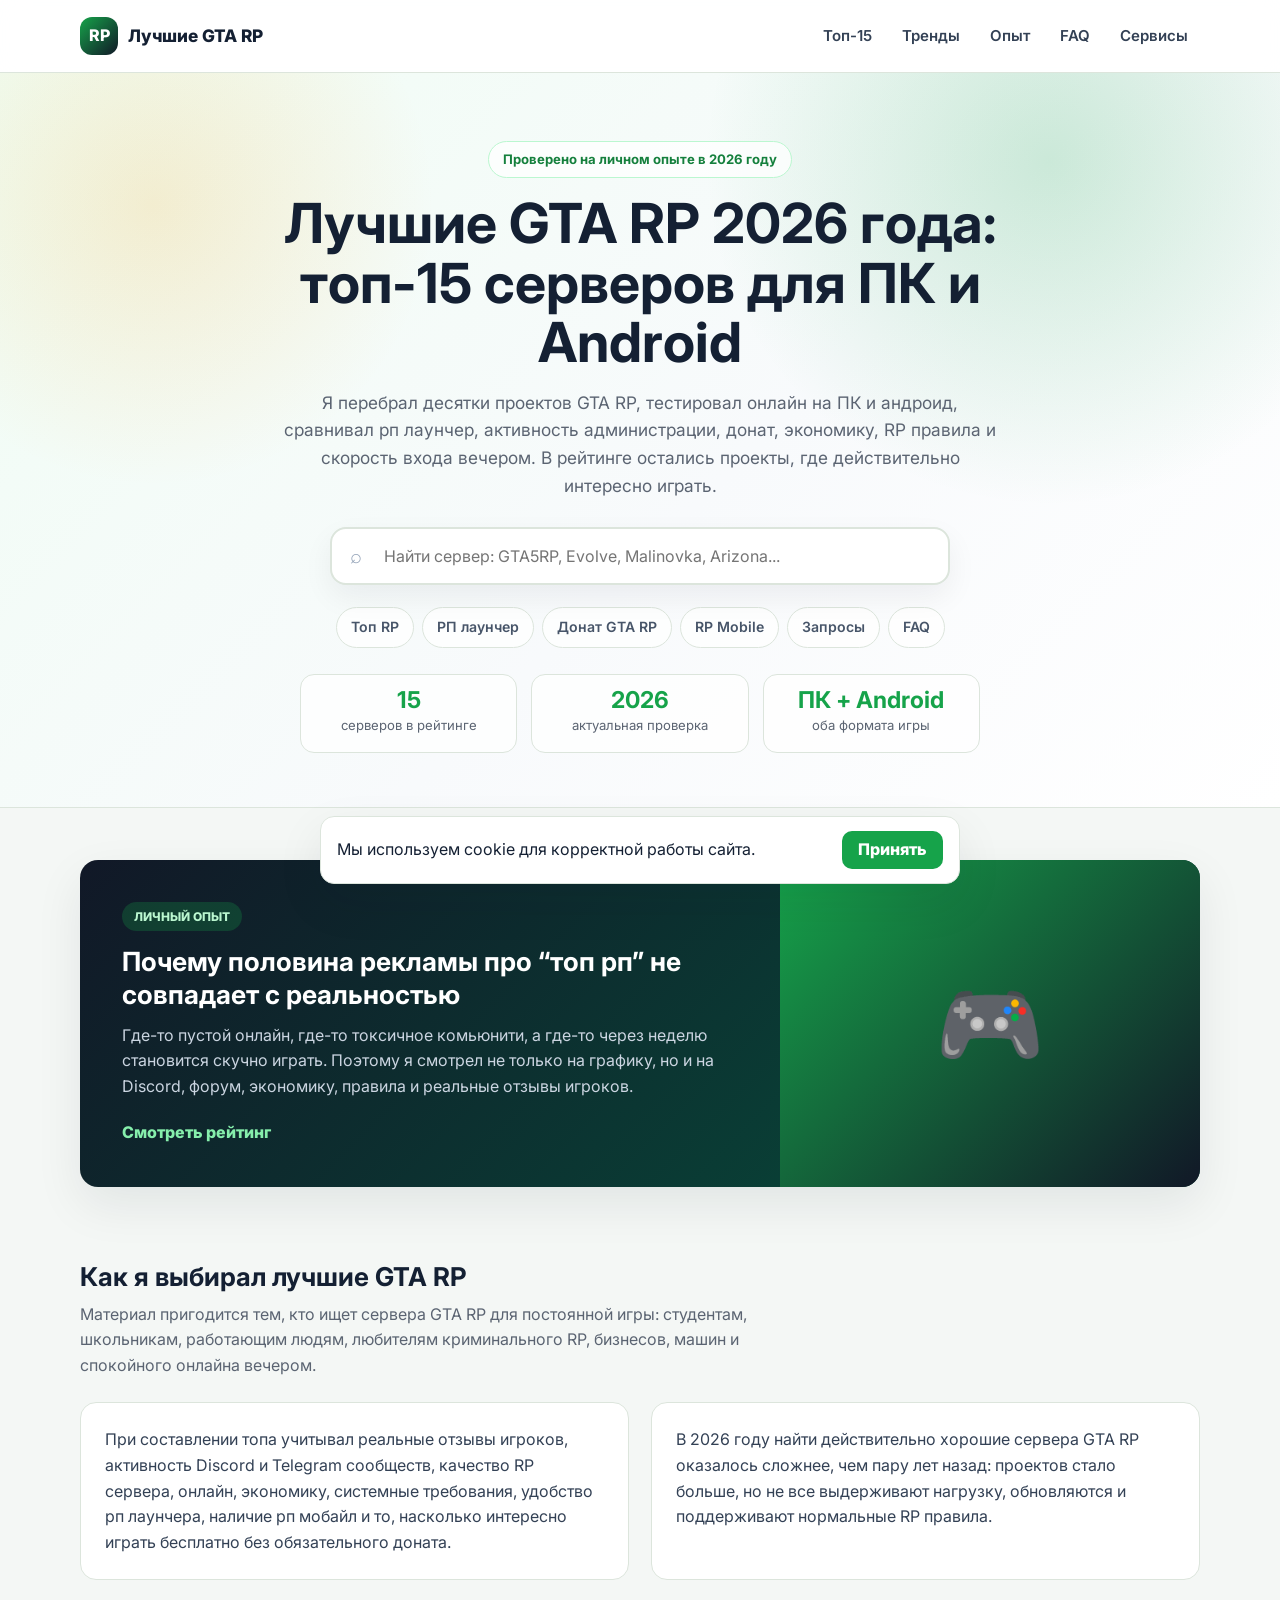
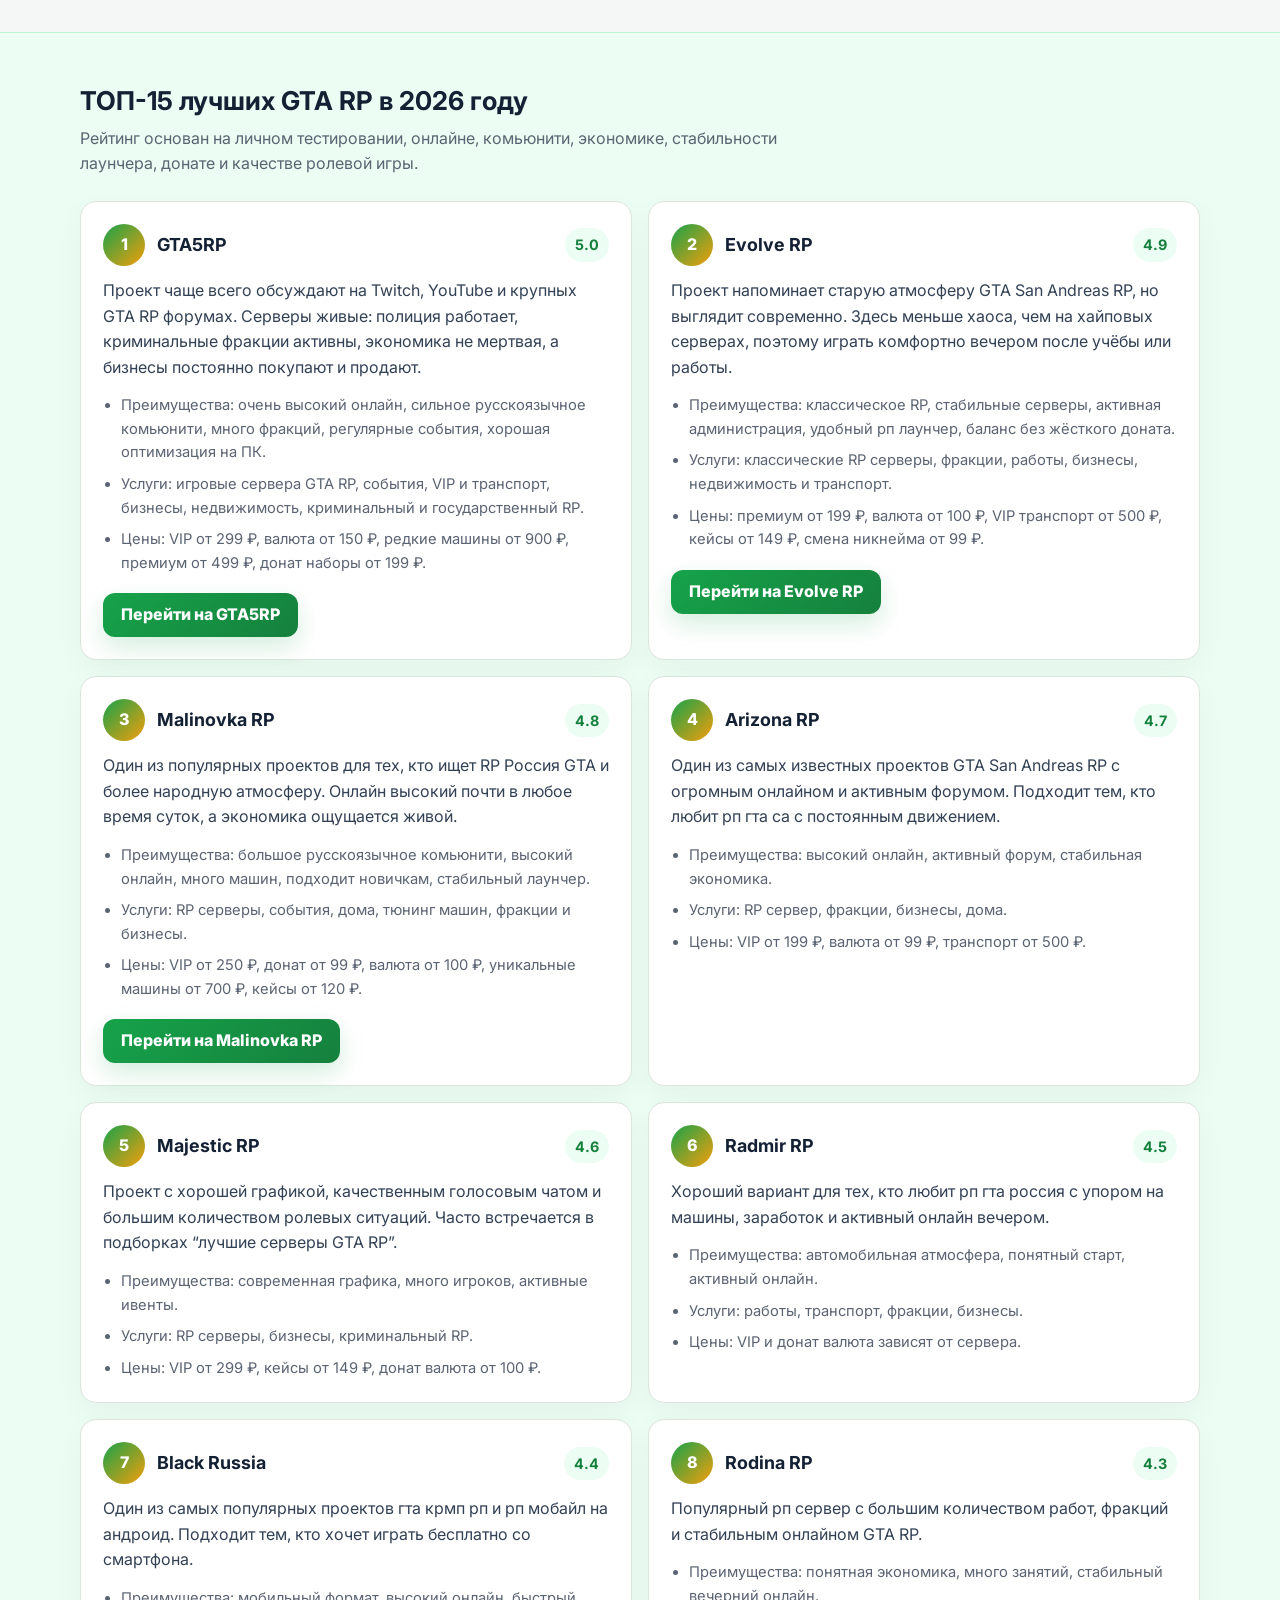
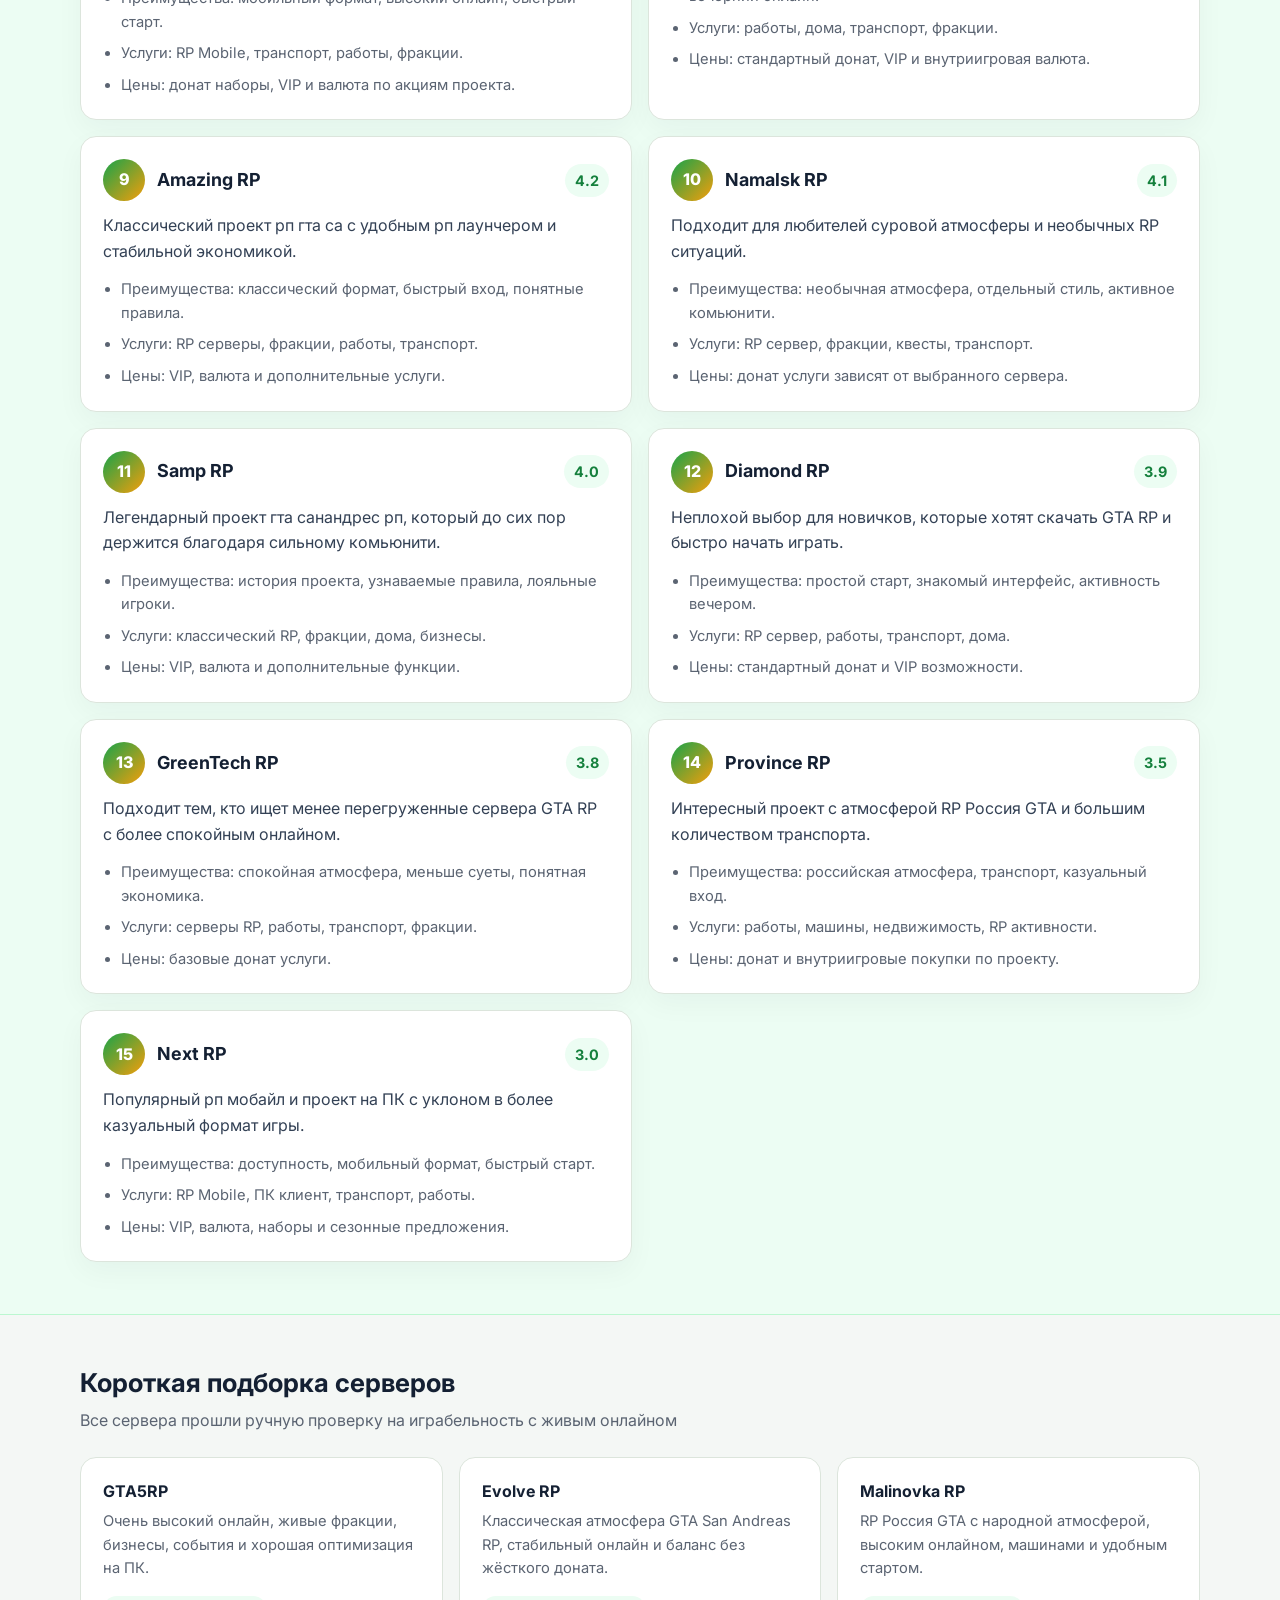
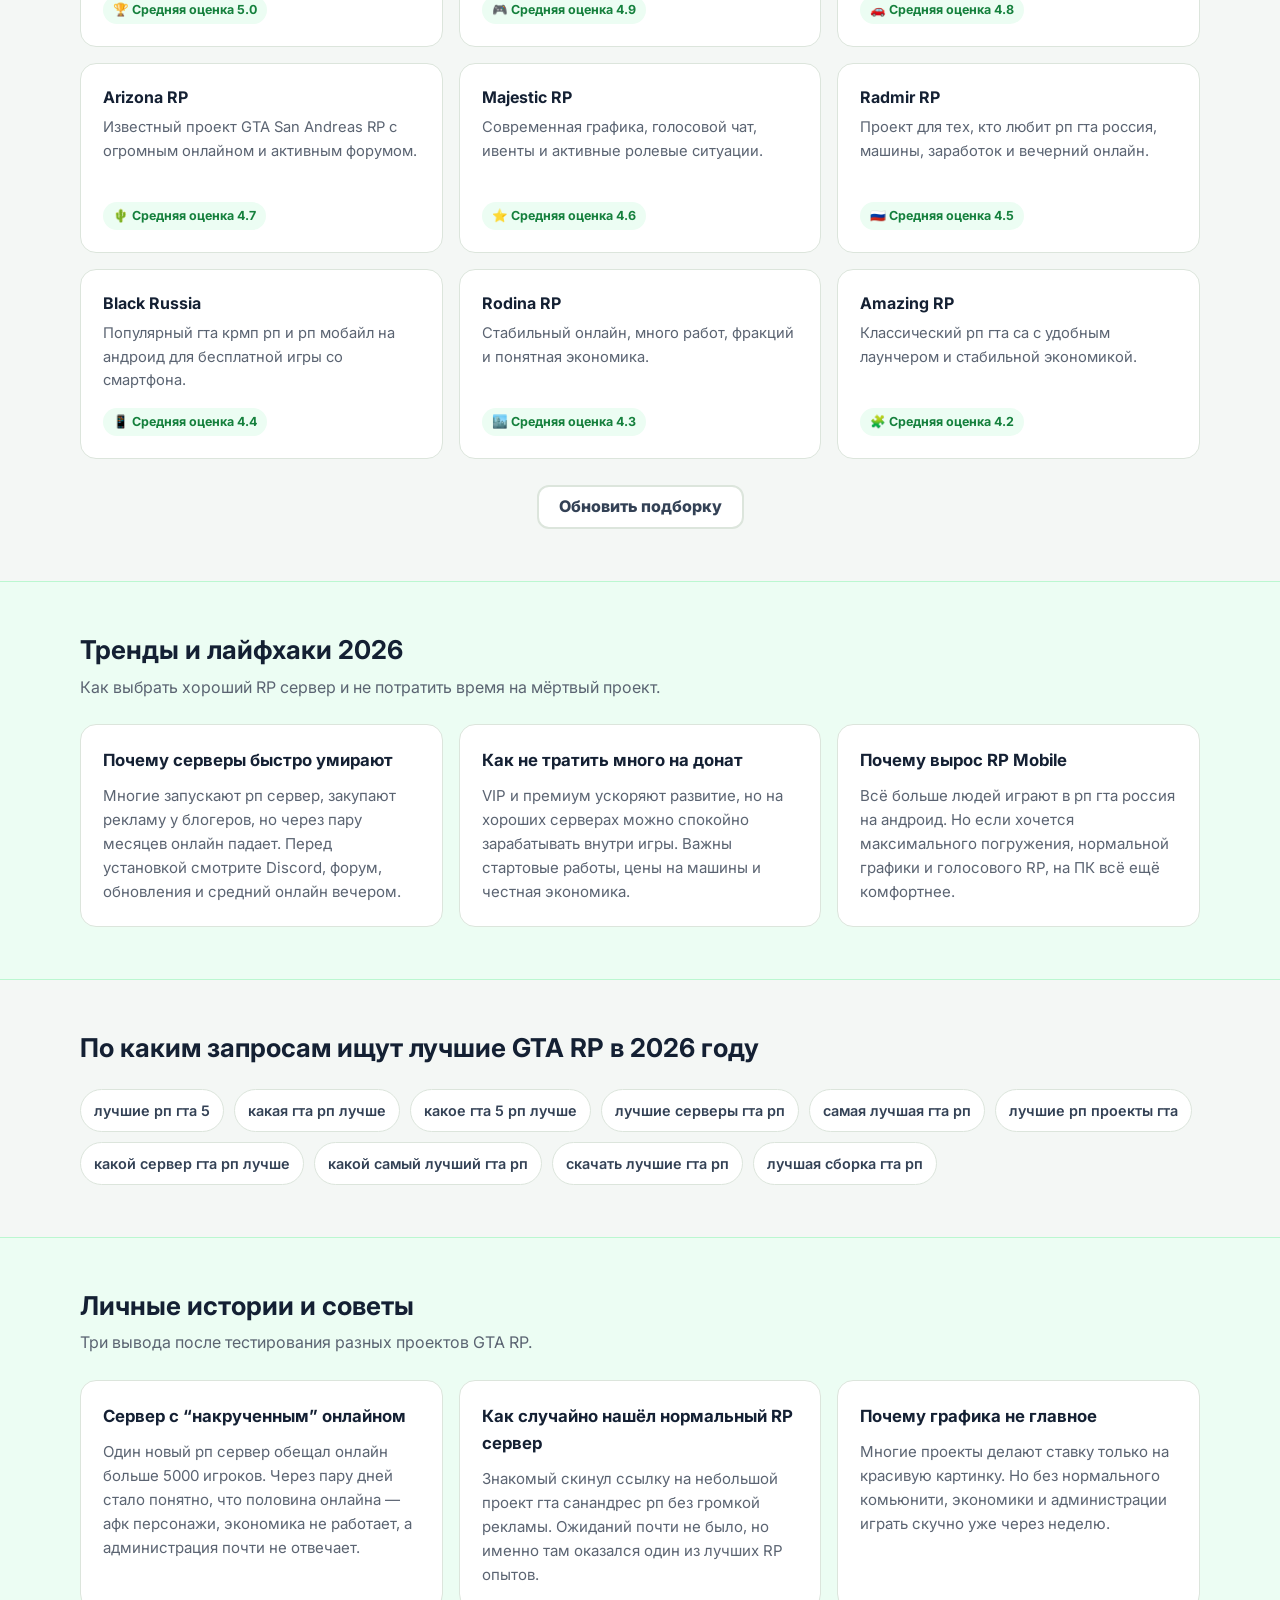
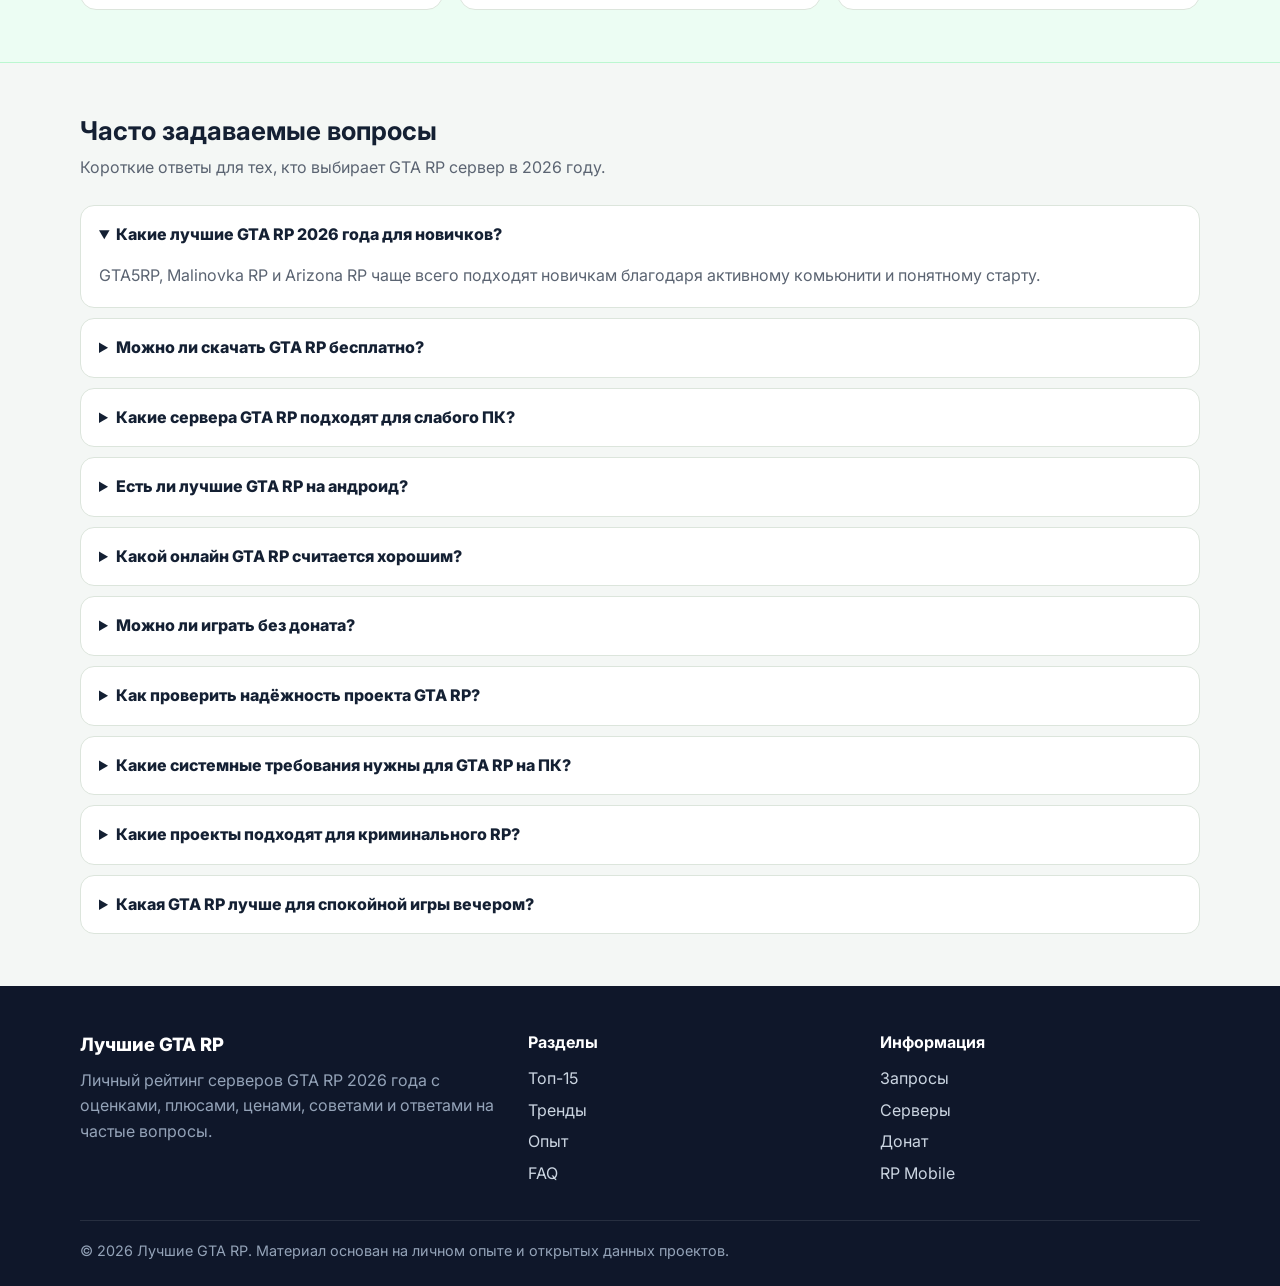
<file: index.html>
<!DOCTYPE html>
<html lang="ru">
<head>
  <meta charset="UTF-8">
  <meta name="viewport" content="width=device-width, initial-scale=1.0">
  <title>Лучшие GTA RP 2026 года: топ-15 серверов, личный опыт и отзывы</title>
  <meta name="description" content="Личный рейтинг лучших GTA RP 2026 года: топ-15 серверов, онлайн, рп лаунчер, донат, экономика, RP правила, мобильные проекты и советы по выбору.">
  <meta name="robots" content="index, follow">
  <meta name="yandex-verification" content="44eb1386b00626b4" />
  <meta property="og:type" content="website">
  <meta property="og:title" content="Лучшие GTA RP 2026 года">
  <meta property="og:description" content="Топ-15 проверенных GTA RP серверов в 2026 году: GTA5RP, Evolve RP, Malinovka, Arizona, Majestic, Radmir и другие.">
  <meta property="og:locale" content="ru_RU">
  <link rel="preconnect" href="https://fonts.googleapis.com">
  <link rel="preconnect" href="https://fonts.gstatic.com" crossorigin>
  <link href="https://fonts.googleapis.com/css2?family=Inter:wght@400;500;600;700;800&display=swap" rel="stylesheet">
  <link rel="stylesheet" href="./style.css">
  <script type="application/ld+json">
  {
    "@context": "https://schema.org",
    "@type": "WebSite",
    "name": "Лучшие GTA RP",
    "description": "Рейтинг лучших GTA RP серверов 2026 года.",
    "potentialAction": {
      "@type": "SearchAction",
      "target": "/?q={search_term_string}",
      "query-input": "required name=search_term_string"
    }
  }
  </script>
  <!-- Yandex.Metrika counter -->
<script type="text/javascript">
    (function(m,e,t,r,i,k,a){
        m[i]=m[i]||function(){(m[i].a=m[i].a||[]).push(arguments)};
        m[i].l=1*new Date();
        for (var j = 0; j < document.scripts.length; j++) {if (document.scripts[j].src === r) { return; }}
        k=e.createElement(t),a=e.getElementsByTagName(t)[0],k.async=1,k.src=r,a.parentNode.insertBefore(k,a)
    })(window, document,'script','https://mc.yandex.ru/metrika/tag.js?id=109332933', 'ym');

    ym(109332933, 'init', {ssr:true, webvisor:true, clickmap:true, ecommerce:"dataLayer", referrer: document.referrer, url: location.href, accurateTrackBounce:true, trackLinks:true});
</script>
<noscript><div><img src="https://mc.yandex.ru/watch/109332933" style="position:absolute; left:-9999px;" alt="" /></div></noscript>
<!-- /Yandex.Metrika counter -->
</head>
<body>
  <div class="reading-progress" aria-hidden="true"></div>

  <header class="site-header">
    <div class="container header-inner">
      <a class="brand" href="./index.html" aria-label="Лучшие GTA RP">
        <span class="brand-mark">RP</span>
        <span class="brand-text">Лучшие GTA RP</span>
      </a>

      <button class="menu-toggle" type="button" aria-label="Открыть меню" aria-expanded="false">
        <span></span><span></span><span></span>
      </button>

      <nav class="main-nav" aria-label="Основная навигация">
        <a href="#rating">Топ-15</a>
        <a href="#trends">Тренды</a>
        <a href="#stories">Опыт</a>
        <a href="#faq">FAQ</a>
        <a href="#popular">Сервисы</a>
      </nav>
    </div>
  </header>

  <main>
    <section class="hero">
      <div class="container hero-inner">
        <div class="hero-badge">Проверено на личном опыте в 2026 году</div>
        <h1>Лучшие GTA RP 2026 года: топ-15 серверов для ПК и Android</h1>
        <p class="hero-text">Я перебрал десятки проектов GTA RP, тестировал онлайн на ПК и андроид, сравнивал рп лаунчер, активность администрации, донат, экономику, RP правила и скорость входа вечером. В рейтинге остались проекты, где действительно интересно играть.</p>

        <form class="hero-search" role="search" autocomplete="off">
          <span class="search-icon" aria-hidden="true">⌕</span>
          <input id="siteSearch" type="search" placeholder="Найти сервер: GTA5RP, Evolve, Malinovka, Arizona..." aria-label="Поиск по сайту">
          <div class="search-dropdown" id="searchDropdown"></div>
        </form>

        <div class="tag-cloud" aria-label="Популярные темы">
          <a href="#rating">Топ RP</a>
          <a href="#launcher">РП лаунчер</a>
          <a href="#donate">Донат GTA RP</a>
          <a href="#mobile">RP Mobile</a>
          <a href="#keywords">Запросы</a>
          <a href="#faq">FAQ</a>
        </div>

        <div class="trust-strip">
          <div class="trust-item"><strong>15</strong><span>серверов в рейтинге</span></div>
          <div class="trust-item"><strong>2026</strong><span>актуальная проверка</span></div>
          <div class="trust-item"><strong>ПК + Android</strong><span>оба формата игры</span></div>
        </div>
      </div>
    </section>

    <section class="section container" data-reveal>
      <a class="featured-card" href="#rating">
        <div class="featured-content">
          <span class="featured-label">Личный опыт</span>
          <h2>Почему половина рекламы про “топ рп” не совпадает с реальностью</h2>
          <p>Где-то пустой онлайн, где-то токсичное комьюнити, а где-то через неделю становится скучно играть. Поэтому я смотрел не только на графику, но и на Discord, форум, экономику, правила и реальные отзывы игроков.</p>
          <span class="featured-link">Смотреть рейтинг</span>
        </div>
        <div class="featured-visual" aria-hidden="true">
          <span>🎮</span>
        </div>
      </a>
    </section>

    <section class="section container content-section" id="launcher" data-reveal>
      <div class="section-head">
        <h2>Как я выбирал лучшие GTA RP</h2>
        <p>Материал пригодится тем, кто ищет сервера GTA RP для постоянной игры: студентам, школьникам, работающим людям, любителям криминального RP, бизнесов, машин и спокойного онлайна вечером.</p>
      </div>
      <div class="text-columns">
        <p>При составлении топа учитывал реальные отзывы игроков, активность Discord и Telegram сообществ, качество RP сервера, онлайн, экономику, системные требования, удобство рп лаунчера, наличие рп мобайл и то, насколько интересно играть бесплатно без обязательного доната.</p>
        <p>В 2026 году найти действительно хорошие сервера GTA RP оказалось сложнее, чем пару лет назад: проектов стало больше, но не все выдерживают нагрузку, обновляются и поддерживают нормальные RP правила.</p>
      </div>
    </section>

    <section class="section section-muted" id="rating" data-reveal>
      <div class="container">
        <div class="section-head">
          <h2>ТОП-15 лучших GTA RP в 2026 году</h2>
          <p>Рейтинг основан на личном тестировании, онлайне, комьюнити, экономике, стабильности лаунчера, донате и качестве ролевой игры.</p>
        </div>

        <div class="ranking-list">
          <article class="rank-card">
            <div class="rank-head"><span>1</span><h3>GTA5RP</h3><strong>5.0</strong></div>
            <p>Проект чаще всего обсуждают на Twitch, YouTube и крупных GTA RP форумах. Серверы живые: полиция работает, криминальные фракции активны, экономика не мертвая, а бизнесы постоянно покупают и продают.</p>
            <ul><li>Преимущества: очень высокий онлайн, сильное русскоязычное комьюнити, много фракций, регулярные события, хорошая оптимизация на ПК.</li><li>Услуги: игровые сервера GTA RP, события, VIP и транспорт, бизнесы, недвижимость, криминальный и государственный RP.</li><li>Цены: VIP от 299 ₽, валюта от 150 ₽, редкие машины от 900 ₽, премиум от 499 ₽, донат наборы от 199 ₽.</li></ul>
            <a class="rank-cta" href="https://tywhh.com/g/q10rxle26a3fe056052843269ad76d/?erid=2bL9aMPo2e49hMef4piUr6ZhiU" target="_blank" rel="nofollow sponsored noopener">Перейти на GTA5RP</a>
          </article>

          <article class="rank-card">
            <div class="rank-head"><span>2</span><h3>Evolve RP</h3><strong>4.9</strong></div>
            <p>Проект напоминает старую атмосферу GTA San Andreas RP, но выглядит современно. Здесь меньше хаоса, чем на хайповых серверах, поэтому играть комфортно вечером после учёбы или работы.</p>
            <ul><li>Преимущества: классическое RP, стабильные серверы, активная администрация, удобный рп лаунчер, баланс без жёсткого доната.</li><li>Услуги: классические RP серверы, фракции, работы, бизнесы, недвижимость и транспорт.</li><li>Цены: премиум от 199 ₽, валюта от 100 ₽, VIP транспорт от 500 ₽, кейсы от 149 ₽, смена никнейма от 99 ₽.</li></ul>
            <a class="rank-cta" href="https://samp-gta.ru/" target="_blank" rel="nofollow sponsored noopener">Перейти на Evolve RP</a>
          </article>

          <article class="rank-card">
            <div class="rank-head"><span>3</span><h3>Malinovka RP</h3><strong>4.8</strong></div>
            <p>Один из популярных проектов для тех, кто ищет RP Россия GTA и более народную атмосферу. Онлайн высокий почти в любое время суток, а экономика ощущается живой.</p>
            <ul><li>Преимущества: большое русскоязычное комьюнити, высокий онлайн, много машин, подходит новичкам, стабильный лаунчер.</li><li>Услуги: RP серверы, события, дома, тюнинг машин, фракции и бизнесы.</li><li>Цены: VIP от 250 ₽, донат от 99 ₽, валюта от 100 ₽, уникальные машины от 700 ₽, кейсы от 120 ₽.</li></ul>
            <a class="rank-cta" href="https://rp-russia.ru/" target="_blank" rel="nofollow sponsored noopener">Перейти на Malinovka RP</a>
          </article>

          <article class="rank-card"><div class="rank-head"><span>4</span><h3>Arizona RP</h3><strong>4.7</strong></div><p>Один из самых известных проектов GTA San Andreas RP с огромным онлайном и активным форумом. Подходит тем, кто любит рп гта са с постоянным движением.</p><ul><li>Преимущества: высокий онлайн, активный форум, стабильная экономика.</li><li>Услуги: RP сервер, фракции, бизнесы, дома.</li><li>Цены: VIP от 199 ₽, валюта от 99 ₽, транспорт от 500 ₽.</li></ul></article>
          <article class="rank-card"><div class="rank-head"><span>5</span><h3>Majestic RP</h3><strong>4.6</strong></div><p>Проект с хорошей графикой, качественным голосовым чатом и большим количеством ролевых ситуаций. Часто встречается в подборках “лучшие серверы GTA RP”.</p><ul><li>Преимущества: современная графика, много игроков, активные ивенты.</li><li>Услуги: RP серверы, бизнесы, криминальный RP.</li><li>Цены: VIP от 299 ₽, кейсы от 149 ₽, донат валюта от 100 ₽.</li></ul></article>
          <article class="rank-card"><div class="rank-head"><span>6</span><h3>Radmir RP</h3><strong>4.5</strong></div><p>Хороший вариант для тех, кто любит рп гта россия с упором на машины, заработок и активный онлайн вечером.</p><ul><li>Преимущества: автомобильная атмосфера, понятный старт, активный онлайн.</li><li>Услуги: работы, транспорт, фракции, бизнесы.</li><li>Цены: VIP и донат валюта зависят от сервера.</li></ul></article>
          <article class="rank-card"><div class="rank-head"><span>7</span><h3>Black Russia</h3><strong>4.4</strong></div><p>Один из самых популярных проектов гта крмп рп и рп мобайл на андроид. Подходит тем, кто хочет играть бесплатно со смартфона.</p><ul><li>Преимущества: мобильный формат, высокий онлайн, быстрый старт.</li><li>Услуги: RP Mobile, транспорт, работы, фракции.</li><li>Цены: донат наборы, VIP и валюта по акциям проекта.</li></ul></article>
          <article class="rank-card"><div class="rank-head"><span>8</span><h3>Rodina RP</h3><strong>4.3</strong></div><p>Популярный рп сервер с большим количеством работ, фракций и стабильным онлайном GTA RP.</p><ul><li>Преимущества: понятная экономика, много занятий, стабильный вечерний онлайн.</li><li>Услуги: работы, дома, транспорт, фракции.</li><li>Цены: стандартный донат, VIP и внутриигровая валюта.</li></ul></article>
          <article class="rank-card"><div class="rank-head"><span>9</span><h3>Amazing RP</h3><strong>4.2</strong></div><p>Классический проект рп гта са с удобным рп лаунчером и стабильной экономикой.</p><ul><li>Преимущества: классический формат, быстрый вход, понятные правила.</li><li>Услуги: RP серверы, фракции, работы, транспорт.</li><li>Цены: VIP, валюта и дополнительные услуги.</li></ul></article>
          <article class="rank-card"><div class="rank-head"><span>10</span><h3>Namalsk RP</h3><strong>4.1</strong></div><p>Подходит для любителей суровой атмосферы и необычных RP ситуаций.</p><ul><li>Преимущества: необычная атмосфера, отдельный стиль, активное комьюнити.</li><li>Услуги: RP сервер, фракции, квесты, транспорт.</li><li>Цены: донат услуги зависят от выбранного сервера.</li></ul></article>
          <article class="rank-card"><div class="rank-head"><span>11</span><h3>Samp RP</h3><strong>4.0</strong></div><p>Легендарный проект гта санандрес рп, который до сих пор держится благодаря сильному комьюнити.</p><ul><li>Преимущества: история проекта, узнаваемые правила, лояльные игроки.</li><li>Услуги: классический RP, фракции, дома, бизнесы.</li><li>Цены: VIP, валюта и дополнительные функции.</li></ul></article>
          <article class="rank-card"><div class="rank-head"><span>12</span><h3>Diamond RP</h3><strong>3.9</strong></div><p>Неплохой выбор для новичков, которые хотят скачать GTA RP и быстро начать играть.</p><ul><li>Преимущества: простой старт, знакомый интерфейс, активность вечером.</li><li>Услуги: RP сервер, работы, транспорт, дома.</li><li>Цены: стандартный донат и VIP возможности.</li></ul></article>
          <article class="rank-card"><div class="rank-head"><span>13</span><h3>GreenTech RP</h3><strong>3.8</strong></div><p>Подходит тем, кто ищет менее перегруженные сервера GTA RP с более спокойным онлайном.</p><ul><li>Преимущества: спокойная атмосфера, меньше суеты, понятная экономика.</li><li>Услуги: серверы RP, работы, транспорт, фракции.</li><li>Цены: базовые донат услуги.</li></ul></article>
          <article class="rank-card"><div class="rank-head"><span>14</span><h3>Province RP</h3><strong>3.5</strong></div><p>Интересный проект с атмосферой RP Россия GTA и большим количеством транспорта.</p><ul><li>Преимущества: российская атмосфера, транспорт, казуальный вход.</li><li>Услуги: работы, машины, недвижимость, RP активности.</li><li>Цены: донат и внутриигровые покупки по проекту.</li></ul></article>
          <article class="rank-card"><div class="rank-head"><span>15</span><h3>Next RP</h3><strong>3.0</strong></div><p>Популярный рп мобайл и проект на ПК с уклоном в более казуальный формат игры.</p><ul><li>Преимущества: доступность, мобильный формат, быстрый старт.</li><li>Услуги: RP Mobile, ПК клиент, транспорт, работы.</li><li>Цены: VIP, валюта, наборы и сезонные предложения.</li></ul></article>
        </div>
      </div>
    </section>

    <section class="section container" id="popular" data-reveal>
      <div class="section-head">
        <h2>Короткая подборка серверов</h2>
        <p>Все сервера прошли ручную проверку на играбельность с живым онлайном</p>
      </div>
      <div class="article-grid" id="popularArticles"></div>
      <div class="center-actions">
        <button class="btn-outline" type="button" id="refreshArticles">Обновить подборку</button>
      </div>
    </section>

    <section class="section section-muted" id="trends" data-reveal>
      <div class="container">
        <div class="section-head">
          <h2>Тренды и лайфхаки 2026</h2>
          <p>Как выбрать хороший RP сервер и не потратить время на мёртвый проект.</p>
        </div>
        <div class="trend-grid">
          <article><h3>Почему серверы быстро умирают</h3><p>Многие запускают рп сервер, закупают рекламу у блогеров, но через пару месяцев онлайн падает. Перед установкой смотрите Discord, форум, обновления и средний онлайн вечером.</p></article>
          <article id="donate"><h3>Как не тратить много на донат</h3><p>VIP и премиум ускоряют развитие, но на хороших серверах можно спокойно зарабатывать внутри игры. Важны стартовые работы, цены на машины и честная экономика.</p></article>
          <article id="mobile"><h3>Почему вырос RP Mobile</h3><p>Всё больше людей играют в рп гта россия на андроид. Но если хочется максимального погружения, нормальной графики и голосового RP, на ПК всё ещё комфортнее.</p></article>
        </div>
      </div>
    </section>

    <section class="section container" id="keywords" data-reveal>
      <div class="section-head">
        <h2>По каким запросам ищут лучшие GTA RP в 2026 году</h2>
        <p></p>
      </div>
      <div class="keyword-list">
        <span>лучшие рп гта 5</span><span>какая гта рп лучше</span><span>какое гта 5 рп лучше</span><span>лучшие серверы гта рп</span><span>самая лучшая гта рп</span><span>лучшие рп проекты гта</span><span>какой сервер гта рп лучше</span><span>какой самый лучший гта рп</span><span>скачать лучшие гта рп</span><span>лучшая сборка гта рп</span>
      </div>
    </section>

    <section class="section section-muted" id="stories" data-reveal>
      <div class="container">
        <div class="section-head">
          <h2>Личные истории и советы</h2>
          <p>Три вывода после тестирования разных проектов GTA RP.</p>
        </div>
        <div class="story-grid">
          <article><h3>Сервер с “накрученным” онлайном</h3><p>Один новый рп сервер обещал онлайн больше 5000 игроков. Через пару дней стало понятно, что половина онлайна — афк персонажи, экономика не работает, а администрация почти не отвечает.</p></article>
          <article><h3>Как случайно нашёл нормальный RP сервер</h3><p>Знакомый скинул ссылку на небольшой проект гта санандрес рп без громкой рекламы. Ожиданий почти не было, но именно там оказался один из лучших RP опытов.</p></article>
          <article><h3>Почему графика не главное</h3><p>Многие проекты делают ставку только на красивую картинку. Но без нормального комьюнити, экономики и администрации играть скучно уже через неделю.</p></article>
        </div>
      </div>
    </section>

    <section class="section container" id="faq" data-reveal>
      <div class="section-head">
        <h2>Часто задаваемые вопросы</h2>
        <p>Короткие ответы для тех, кто выбирает GTA RP сервер в 2026 году.</p>
      </div>
      <div class="faq-list">
        <details open><summary>Какие лучшие GTA RP 2026 года для новичков?</summary><p>GTA5RP, Malinovka RP и Arizona RP чаще всего подходят новичкам благодаря активному комьюнити и понятному старту.</p></details>
        <details><summary>Можно ли скачать GTA RP бесплатно?</summary><p>Да, большинство рп лаунчеров доступны бесплатно.</p></details>
        <details><summary>Какие сервера GTA RP подходят для слабого ПК?</summary><p>Лучше смотреть на GTA San Andreas RP и проекты CRMP.</p></details>
        <details><summary>Есть ли лучшие GTA RP на андроид?</summary><p>Да, сейчас активно развиваются RP Mobile и CRMP проекты.</p></details>
        <details><summary>Какой онлайн GTA RP считается хорошим?</summary><p>Обычно комфортным считается онлайн от 2000 игроков.</p></details>
        <details><summary>Можно ли играть без доната?</summary><p>Да, если экономика сервера нормально сбалансирована.</p></details>
        <details><summary>Как проверить надёжность проекта GTA RP?</summary><p>Смотрите Discord, GTA RP форум, отзывы и дату последних обновлений.</p></details>
        <details><summary>Какие системные требования нужны для GTA RP на ПК?</summary><p>Для комфортной игры желательно иметь минимум GTX 1650 и Ryzen 5.</p></details>
        <details><summary>Какие проекты подходят для криминального RP?</summary><p>GTA5RP и Majestic RP считаются одними из самых активных в этом направлении.</p></details>
        <details><summary>Какая GTA RP лучше для спокойной игры вечером?</summary><p>Evolve RP и Rodina RP обычно подходят для более размеренного RP.</p></details>
      </div>
    </section>
  </main>

  <footer class="site-footer">
    <div class="container footer-grid">
      <div>
        <div class="footer-brand">Лучшие GTA RP</div>
        <p>Личный рейтинг серверов GTA RP 2026 года с оценками, плюсами, ценами, советами и ответами на частые вопросы.</p>
      </div>
      <div>
        <h4>Разделы</h4>
        <a href="#rating">Топ-15</a>
        <a href="#trends">Тренды</a>
        <a href="#stories">Опыт</a>
        <a href="#faq">FAQ</a>
      </div>
      <div>
        <h4>Информация</h4>
        <a href="#keywords">Запросы</a>
        <a href="#popular">Серверы</a>
        <a href="#donate">Донат</a>
        <a href="#mobile">RP Mobile</a>
      </div>
    </div>
    <div class="container footer-bottom">© 2026 Лучшие GTA RP. Материал основан на личном опыте и открытых данных проектов.</div>
  </footer>

  <div class="cookie-popup" id="cookiePopup">
    <span>Мы используем cookie для корректной работы сайта.</span>
    <button type="button" id="cookieAccept">Принять</button>
  </div>

  <script src="./articles-data.js"></script>
  <script src="./script.js"></script>
</body>
</html>
</file>
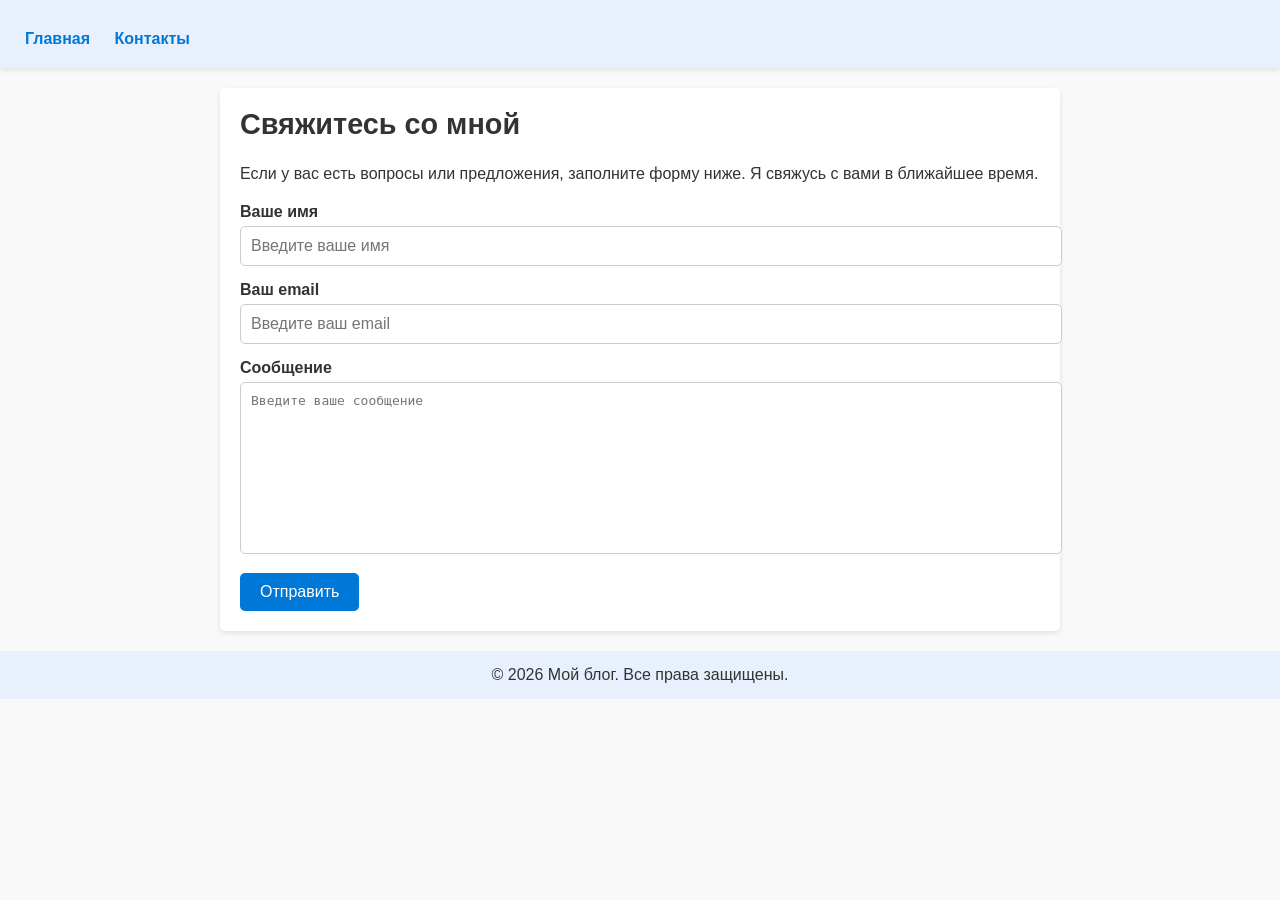
<file: contact.html>
<!DOCTYPE html>
<html lang="ru">
<head>
    <meta charset="UTF-8">
    <meta name="viewport" content="width=device-width, initial-scale=1.0">
    <title>Контакты</title>
    <style>
        body {
            font-family: Arial, sans-serif;
            margin: 0;
            padding: 0;
            background-color: #f9f9f9;
            color: #333;
        }
        header {
            background-color: #e8f0fe;
            padding: 20px 15px;
            box-shadow: 0 2px 5px rgba(0, 0, 0, 0.1);
        }
        header h1 {
            margin: 0;
            font-size: 2.5em;
        }
        main {
            max-width: 800px;
            margin: 20px auto;
            padding: 20px;
            background-color: #ffffff;
            box-shadow: 0 2px 5px rgba(0, 0, 0, 0.1);
            border-radius: 5px;
        }
        main h2 {
            font-size: 1.8em;
            margin-top: 0;
        }
        main form {
            margin-top: 20px;
        }
        main form label {
            display: block;
            margin-top: 15px;
            font-weight: bold;
        }
        main form input, 
        main form textarea {
            width: 100%;
            padding: 10px;
            margin-top: 5px;
            border: 1px solid #ccc;
            border-radius: 5px;
            font-size: 1em;
        }
        main form textarea {
            height: 150px;
            resize: none;
        }
        main form button {
            margin-top: 15px;
            padding: 10px 20px;
            background-color: #0078d7;
            color: white;
            border: none;
            border-radius: 5px;
            font-size: 1em;
            cursor: pointer;
        }
        main form button:hover {
            background-color: #005bb5;
        }
        footer {
            text-align: center;
            padding: 15px 10px;
            background-color: #e8f0fe;
            margin-top: 20px;
        }
        footer p {
            margin: 0;
       }
        header nav {
            margin-top: 10px;
        }
        header nav a {
            color: #0078d7;
            text-decoration: none;
            margin: 0 10px;
            font-weight: bold;
        }
        header nav a:hover {
            text-decoration: underline;
        }
        }
    </style>
</head>
<body>
    <header>

        <nav>
            <a href="/">Главная</a>
            <a href="/contact.html">Контакты</a>
        </nav>
    </header>
    <main>
        <h2>Свяжитесь со мной</h2>
        <p>Если у вас есть вопросы или предложения, заполните форму ниже. Я свяжусь с вами в ближайшее время.</p>
        <form action="#" method="post">
            <label for="name">Ваше имя</label>
            <input type="text" id="name" name="name" placeholder="Введите ваше имя" required>
            
            <label for="email">Ваш email</label>
            <input type="email" id="email" name="email" placeholder="Введите ваш email" required>
            
            <label for="message">Сообщение</label>
            <textarea id="message" name="message" placeholder="Введите ваше сообщение" required></textarea>
            
            <button type="submit">Отправить</button>
        </form>
    </main>
    <footer>
        <p>&copy; 2026 Мой блог. Все права защищены.</p>
    </footer>
</body>
</html>
</file>
<file: style.css>
:root {
  --bg: #f4f7f5;
  --surface: #ffffff;
  --surface-soft: #ecfdf3;
  --text: #142033;
  --muted: #5b6472;
  --border: #dce5dc;
  --primary: #16a34a;
  --primary-dark: #15803d;
  --accent: #f59e0b;
  --shadow: 0 18px 48px rgba(15, 23, 42, 0.08);
}

* { box-sizing: border-box; }
html { scroll-behavior: smooth; }
body {
  margin: 0;
  font-family: Inter, Arial, sans-serif;
  color: var(--text);
  background: var(--bg);
  line-height: 1.6;
}

a { color: inherit; text-decoration: none; }
button, input { font: inherit; }
.container { width: min(1120px, calc(100% - 32px)); margin: 0 auto; }

.reading-progress {
  position: fixed;
  top: 0;
  left: 0;
  z-index: 2000;
  width: 0;
  height: 3px;
  background: linear-gradient(90deg, var(--primary), #f59e0b);
}

.site-header {
  position: sticky;
  top: 0;
  z-index: 1000;
  background: rgba(255,255,255,0.92);
  border-bottom: 1px solid var(--border);
  backdrop-filter: blur(14px);
}
.header-inner {
  min-height: 72px;
  display: flex;
  align-items: center;
  justify-content: space-between;
  gap: 24px;
}
.brand { display: inline-flex; align-items: center; gap: 10px; font-weight: 800; }
.brand-mark {
  display: grid;
  place-items: center;
  width: 38px;
  height: 38px;
  border-radius: 12px;
  color: #fff;
  background: linear-gradient(135deg, #16a34a, #111827);
}
.brand-text { font-size: 1.08rem; }
.main-nav { display: flex; align-items: center; gap: 6px; }
.main-nav a {
  padding: 9px 12px;
  border-radius: 10px;
  color: #334155;
  font-weight: 600;
  font-size: 0.94rem;
}
.main-nav a:hover { background: #ecfdf3; color: var(--primary); }

.menu-toggle {
  display: none;
  width: 42px;
  height: 42px;
  border: 1px solid var(--border);
  border-radius: 10px;
  background: #fff;
  align-items: center;
  justify-content: center;
  flex-direction: column;
  gap: 5px;
}
.menu-toggle span { width: 18px; height: 2px; background: #1e293b; border-radius: 5px; }

.hero {
  position: relative;
  overflow: hidden;
  padding: 68px 0 54px;
  text-align: center;
  background:
    radial-gradient(circle at 82% 12%, rgba(22,163,74,0.20), transparent 28%),
    radial-gradient(circle at 12% 18%, rgba(245,158,11,0.16), transparent 22%),
    linear-gradient(135deg, #f0fdf4 0%, #f8fafc 56%, #ffffff 100%);
  border-bottom: 1px solid var(--border);
}
.hero-inner { position: relative; z-index: 1; }
.hero-badge {
  display: inline-flex;
  margin-bottom: 16px;
  padding: 7px 14px;
  border: 1px solid #bbf7d0;
  border-radius: 999px;
  color: var(--primary-dark);
  background: rgba(255,255,255,0.75);
  font-weight: 700;
  font-size: 0.82rem;
}
.hero h1 {
  max-width: 820px;
  margin: 0 auto 16px;
  font-size: clamp(2rem, 5vw, 3.45rem);
  line-height: 1.08;
  letter-spacing: 0;
}
.hero-text {
  max-width: 720px;
  margin: 0 auto 28px;
  color: var(--muted);
  font-size: 1.08rem;
}
.hero-search {
  position: relative;
  max-width: 620px;
  margin: 0 auto 22px;
}
.hero-search input {
  width: 100%;
  height: 58px;
  padding: 0 18px 0 52px;
  border: 2px solid var(--border);
  border-radius: 16px;
  color: var(--text);
  background: #fff;
  outline: none;
  box-shadow: 0 12px 30px rgba(15,23,42,0.06);
}
.hero-search input:focus {
  border-color: var(--primary);
  box-shadow: 0 0 0 4px rgba(22,163,74,0.14);
}
.search-icon {
  position: absolute;
  left: 20px;
  top: 50%;
  z-index: 2;
  transform: translateY(-50%);
  color: #94a3b8;
  font-size: 1.25rem;
}
.search-dropdown {
  display: none;
  position: absolute;
  top: calc(100% + 8px);
  left: 0;
  right: 0;
  z-index: 20;
  overflow: hidden;
  border: 1px solid var(--border);
  border-radius: 14px;
  background: #fff;
  box-shadow: var(--shadow);
  text-align: left;
}
.search-result {
  display: grid;
  grid-template-columns: 42px 1fr;
  gap: 12px;
  padding: 12px 14px;
  border-bottom: 1px solid #f1f5f9;
}
.search-result:last-child { border-bottom: 0; }
.search-result:hover { background: #ecfdf3; }
.search-result-icon {
  display: grid;
  place-items: center;
  width: 42px;
  height: 42px;
  border-radius: 10px;
  background: #f1f5f9;
}
.search-result strong { display: block; line-height: 1.35; }
.search-result span { display: block; color: var(--muted); font-size: 0.82rem; }
.search-empty { padding: 18px; color: var(--muted); text-align: center; }

.tag-cloud {
  display: flex;
  flex-wrap: wrap;
  justify-content: center;
  gap: 8px;
  margin-bottom: 26px;
}
.tag-cloud a {
  padding: 8px 14px;
  border: 1px solid var(--border);
  border-radius: 999px;
  background: rgba(255,255,255,0.78);
  color: #475569;
  font-weight: 600;
  font-size: 0.88rem;
}
.tag-cloud a:hover { background: var(--primary); border-color: var(--primary); color: #fff; }

.trust-strip {
  display: grid;
  grid-template-columns: repeat(3, minmax(0, 1fr));
  gap: 14px;
  max-width: 680px;
  margin: 0 auto;
}
.trust-item {
  padding: 14px;
  border: 1px solid var(--border);
  border-radius: 14px;
  background: rgba(255,255,255,0.78);
}
.trust-item strong { display: block; color: var(--primary); font-size: 1.45rem; line-height: 1; }
.trust-item span { color: var(--muted); font-size: 0.82rem; }

.section { padding: 52px 0; }
.section-muted { background: #ecfdf3; border-block: 1px solid #bbf7d0; }
.section-head { margin-bottom: 24px; }
.section-head h2 { margin: 0 0 8px; font-size: 1.62rem; line-height: 1.25; }
.section-head p { max-width: 720px; margin: 0; color: var(--muted); }

.content-section {
  padding-top: 22px;
}

.text-columns {
  display: grid;
  grid-template-columns: repeat(2, minmax(0, 1fr));
  gap: 22px;
}

.text-columns p {
  margin: 0;
  padding: 24px;
  border: 1px solid var(--border);
  border-radius: 16px;
  background: #fff;
  color: #334155;
}

[data-reveal] {
  opacity: 0;
  transform: translateY(22px);
  transition: opacity 0.55s ease, transform 0.55s ease;
}
[data-reveal].is-visible { opacity: 1; transform: none; }

.featured-card {
  display: grid;
  grid-template-columns: 1.25fr 0.75fr;
  overflow: hidden;
  border-radius: 18px;
  color: #fff;
  background: linear-gradient(135deg, #111827, #064e3b);
  box-shadow: var(--shadow);
}
.featured-card:hover { transform: translateY(-3px); transition: transform 0.2s ease; }
.featured-content { padding: 42px; }
.featured-label {
  display: inline-flex;
  margin-bottom: 14px;
  padding: 5px 12px;
  border-radius: 999px;
  color: #bbf7d0;
  background: rgba(22,163,74,0.25);
  font-size: 0.75rem;
  font-weight: 800;
  text-transform: uppercase;
}
.featured-content h2 { margin: 0 0 12px; font-size: 1.65rem; line-height: 1.25; }
.featured-content p { margin: 0 0 20px; color: #cbd5e1; }
.featured-link { color: #86efac; font-weight: 800; }
.featured-visual {
  display: grid;
  place-items: center;
  min-height: 250px;
  background: linear-gradient(135deg, #16a34a, #111827);
  font-size: 5.5rem;
}

.categories-grid {
  display: grid;
  grid-template-columns: repeat(4, minmax(0, 1fr));
  gap: 16px;
}
.category-card {
  position: relative;
  overflow: hidden;
  min-height: 176px;
  padding: 24px;
  border: 1px solid var(--border);
  border-radius: 16px;
  background: var(--surface);
  box-shadow: 0 10px 28px rgba(15,23,42,0.04);
}
.category-card::before {
  content: "";
  position: absolute;
  inset: 0 0 auto;
  height: 4px;
  background: linear-gradient(90deg, var(--primary), #f59e0b);
  transform: scaleX(0);
  transform-origin: left;
  transition: transform 0.25s ease;
}
.category-card:hover { border-color: #bbf7d0; transform: translateY(-3px); transition: 0.2s ease; }
.category-card:hover::before { transform: scaleX(1); }
.category-card span { display: block; margin-bottom: 14px; font-size: 2rem; }
.category-card strong { display: block; margin-bottom: 7px; font-size: 1.02rem; }
.category-card em { display: block; color: var(--muted); font-style: normal; font-size: 0.88rem; }

.recent-scroll {
  display: grid;
  grid-auto-flow: column;
  grid-auto-columns: minmax(260px, 1fr);
  gap: 16px;
  overflow-x: auto;
  padding-bottom: 12px;
  scroll-snap-type: x mandatory;
}
.recent-card {
  min-height: 148px;
  padding: 20px;
  border: 1px solid var(--border);
  border-radius: 16px;
  background: #fff;
  scroll-snap-align: start;
}
.recent-card small {
  display: inline-flex;
  margin-bottom: 10px;
  padding: 3px 8px;
  border-radius: 999px;
  color: #fff;
  background: var(--accent);
  font-weight: 800;
  text-transform: uppercase;
  font-size: 0.68rem;
}
.recent-card strong { display: block; line-height: 1.35; }
.recent-card span { display: block; margin-top: 10px; color: var(--primary-dark); font-size: 0.82rem; font-weight: 700; }

.article-grid {
  display: grid;
  grid-template-columns: repeat(3, minmax(0, 1fr));
  gap: 16px;
}
.article-card {
  display: flex;
  flex-direction: column;
  min-height: 190px;
  padding: 22px;
  border: 1px solid var(--border);
  border-radius: 16px;
  background: #fff;
}
.article-card:hover { border-color: #bbf7d0; box-shadow: 0 10px 28px rgba(22,163,74,0.10); transform: translateY(-2px); transition: 0.2s ease; }
.article-card strong { margin-bottom: 8px; line-height: 1.38; }
.article-card p { margin: 0; color: var(--muted); font-size: 0.92rem; }
.article-card span {
  align-self: flex-start;
  margin-top: auto;
  padding: 4px 10px;
  border-radius: 999px;
  background: #ecfdf3;
  color: var(--primary-dark);
  font-size: 0.78rem;
  font-weight: 700;
}

.ranking-list {
  display: grid;
  grid-template-columns: repeat(2, minmax(0, 1fr));
  gap: 16px;
}

.rank-card {
  padding: 22px;
  border: 1px solid var(--border);
  border-radius: 16px;
  background: #fff;
  box-shadow: 0 10px 28px rgba(15, 23, 42, 0.04);
}

.rank-head {
  display: grid;
  grid-template-columns: 42px 1fr auto;
  align-items: center;
  gap: 12px;
  margin-bottom: 12px;
}

.rank-head span {
  display: grid;
  place-items: center;
  width: 42px;
  height: 42px;
  border-radius: 50%;
  color: #fff;
  background: linear-gradient(135deg, var(--primary), var(--accent));
  font-weight: 800;
}

.rank-head h3 {
  margin: 0;
  font-size: 1.12rem;
}

.rank-head strong {
  padding: 5px 10px;
  border-radius: 999px;
  color: var(--primary-dark);
  background: #ecfdf3;
  font-size: 0.9rem;
}

.rank-card p {
  margin: 0 0 14px;
  color: #334155;
}

.rank-card ul {
  display: grid;
  gap: 8px;
  margin: 0;
  padding-left: 18px;
  color: var(--muted);
  font-size: 0.92rem;
}

.rank-cta {
  display: inline-flex;
  align-items: center;
  justify-content: center;
  min-height: 44px;
  margin-top: 18px;
  padding: 0 18px;
  border-radius: 12px;
  color: #fff;
  background: linear-gradient(135deg, var(--primary), var(--primary-dark));
  font-weight: 800;
  box-shadow: 0 10px 24px rgba(22, 163, 74, 0.18);
}

.rank-cta:hover {
  transform: translateY(-1px);
  box-shadow: 0 14px 30px rgba(22, 163, 74, 0.24);
}

.trend-grid,
.story-grid {
  display: grid;
  grid-template-columns: repeat(3, minmax(0, 1fr));
  gap: 16px;
}

.trend-grid article,
.story-grid article {
  padding: 22px;
  border: 1px solid var(--border);
  border-radius: 16px;
  background: #fff;
}

.trend-grid h3,
.story-grid h3 {
  margin: 0 0 10px;
  font-size: 1.05rem;
}

.trend-grid p,
.story-grid p {
  margin: 0;
  color: var(--muted);
  font-size: 0.94rem;
}

.keyword-list {
  display: flex;
  flex-wrap: wrap;
  gap: 10px;
}

.keyword-list span {
  padding: 9px 13px;
  border: 1px solid var(--border);
  border-radius: 999px;
  background: #fff;
  color: #334155;
  font-weight: 600;
  font-size: 0.9rem;
}

.faq-list {
  display: grid;
  gap: 10px;
}

.faq-list details {
  border: 1px solid var(--border);
  border-radius: 14px;
  background: #fff;
  overflow: hidden;
}

.faq-list summary {
  cursor: pointer;
  padding: 16px 18px;
  font-weight: 800;
}

.faq-list p {
  margin: 0;
  padding: 0 18px 18px;
  color: var(--muted);
}
.center-actions { margin-top: 26px; text-align: center; }
.btn-outline {
  min-height: 44px;
  padding: 0 20px;
  border: 2px solid var(--border);
  border-radius: 12px;
  background: #fff;
  color: #334155;
  cursor: pointer;
  font-weight: 800;
}
.btn-outline:hover { border-color: var(--primary); color: var(--primary); }

.team-panel {
  padding: 34px;
  border: 1px solid var(--border);
  border-radius: 18px;
  background: #fff;
}
.team-grid {
  display: grid;
  grid-template-columns: repeat(3, minmax(0, 1fr));
  gap: 16px;
}
.team-card {
  padding: 22px;
  border: 1px solid var(--border);
  border-radius: 16px;
  background: #f8fafc;
}
.avatar {
  display: grid;
  place-items: center;
  width: 58px;
  height: 58px;
  margin-bottom: 14px;
  border-radius: 50%;
  color: #fff;
  background: linear-gradient(135deg, #16a34a, #111827);
  font-weight: 800;
}
.team-card h3 { margin: 0 0 4px; }
.team-card span { display: block; color: var(--primary-dark); font-weight: 800; font-size: 0.86rem; }
.team-card p { margin: 10px 0 0; color: var(--muted); font-size: 0.92rem; }

.cta-banner {
  overflow: hidden;
  padding: 38px;
  border-radius: 18px;
  color: #fff;
  background:
    radial-gradient(circle at 100% 0, rgba(96,165,250,0.22), transparent 28%),
    linear-gradient(135deg, #111827, #064e3b);
}
.cta-banner h2 { margin: 0 0 10px; font-size: 1.65rem; }
.cta-banner p { max-width: 760px; margin: 0; color: #cbd5e1; }

.site-footer {
  padding: 44px 0 24px;
  color: #cbd5e1;
  background: #0f172a;
}
.footer-grid {
  display: grid;
  grid-template-columns: 1.3fr 1fr 1fr;
  gap: 32px;
}
.footer-brand { margin-bottom: 8px; color: #fff; font-weight: 800; font-size: 1.15rem; }
.site-footer p { margin: 0; color: #94a3b8; }
.site-footer h4 { margin: 0 0 10px; color: #fff; }
.site-footer a { display: block; margin: 6px 0; color: #cbd5e1; }
.site-footer a:hover { color: #86efac; }
.footer-bottom {
  margin-top: 28px;
  padding-top: 18px;
  border-top: 1px solid rgba(255,255,255,0.1);
  color: #94a3b8;
  font-size: 0.9rem;
}

.cookie-popup {
  position: fixed;
  left: 16px;
  right: 16px;
  bottom: 16px;
  z-index: 1800;
  display: none;
  align-items: center;
  justify-content: space-between;
  gap: 14px;
  max-width: 640px;
  margin: 0 auto;
  padding: 14px 16px;
  border: 1px solid var(--border);
  border-radius: 14px;
  background: #fff;
  box-shadow: var(--shadow);
}
.cookie-popup.is-visible { display: flex; }
.cookie-popup button {
  min-height: 38px;
  padding: 0 16px;
  border: 0;
  border-radius: 10px;
  color: #fff;
  background: var(--primary);
  cursor: pointer;
  font-weight: 800;
}

@media (max-width: 920px) {
  .main-nav {
    position: absolute;
    top: 72px;
    left: 16px;
    right: 16px;
    display: none;
    flex-direction: column;
    align-items: stretch;
    padding: 12px;
    border: 1px solid var(--border);
    border-radius: 16px;
    background: #fff;
    box-shadow: var(--shadow);
  }
  .main-nav.is-open { display: flex; }
  .menu-toggle { display: inline-flex; }
  .featured-card { grid-template-columns: 1fr; }
  .featured-visual { min-height: 160px; }
  .categories-grid, .article-grid { grid-template-columns: repeat(2, minmax(0, 1fr)); }
  .ranking-list, .trend-grid, .story-grid, .text-columns { grid-template-columns: 1fr; }
  .team-grid, .footer-grid { grid-template-columns: 1fr; }
}

@media (max-width: 640px) {
  .container { width: min(100% - 24px, 1120px); }
  .hero { padding: 44px 0 36px; }
  .hero-search input { height: 54px; font-size: 0.92rem; }
  .trust-strip, .categories-grid, .article-grid, .ranking-list, .trend-grid, .story-grid, .text-columns { grid-template-columns: 1fr; }
  .featured-content, .team-panel, .cta-banner { padding: 24px; }
  .section { padding: 38px 0; }
  .cookie-popup { align-items: stretch; flex-direction: column; }
}
</file>
